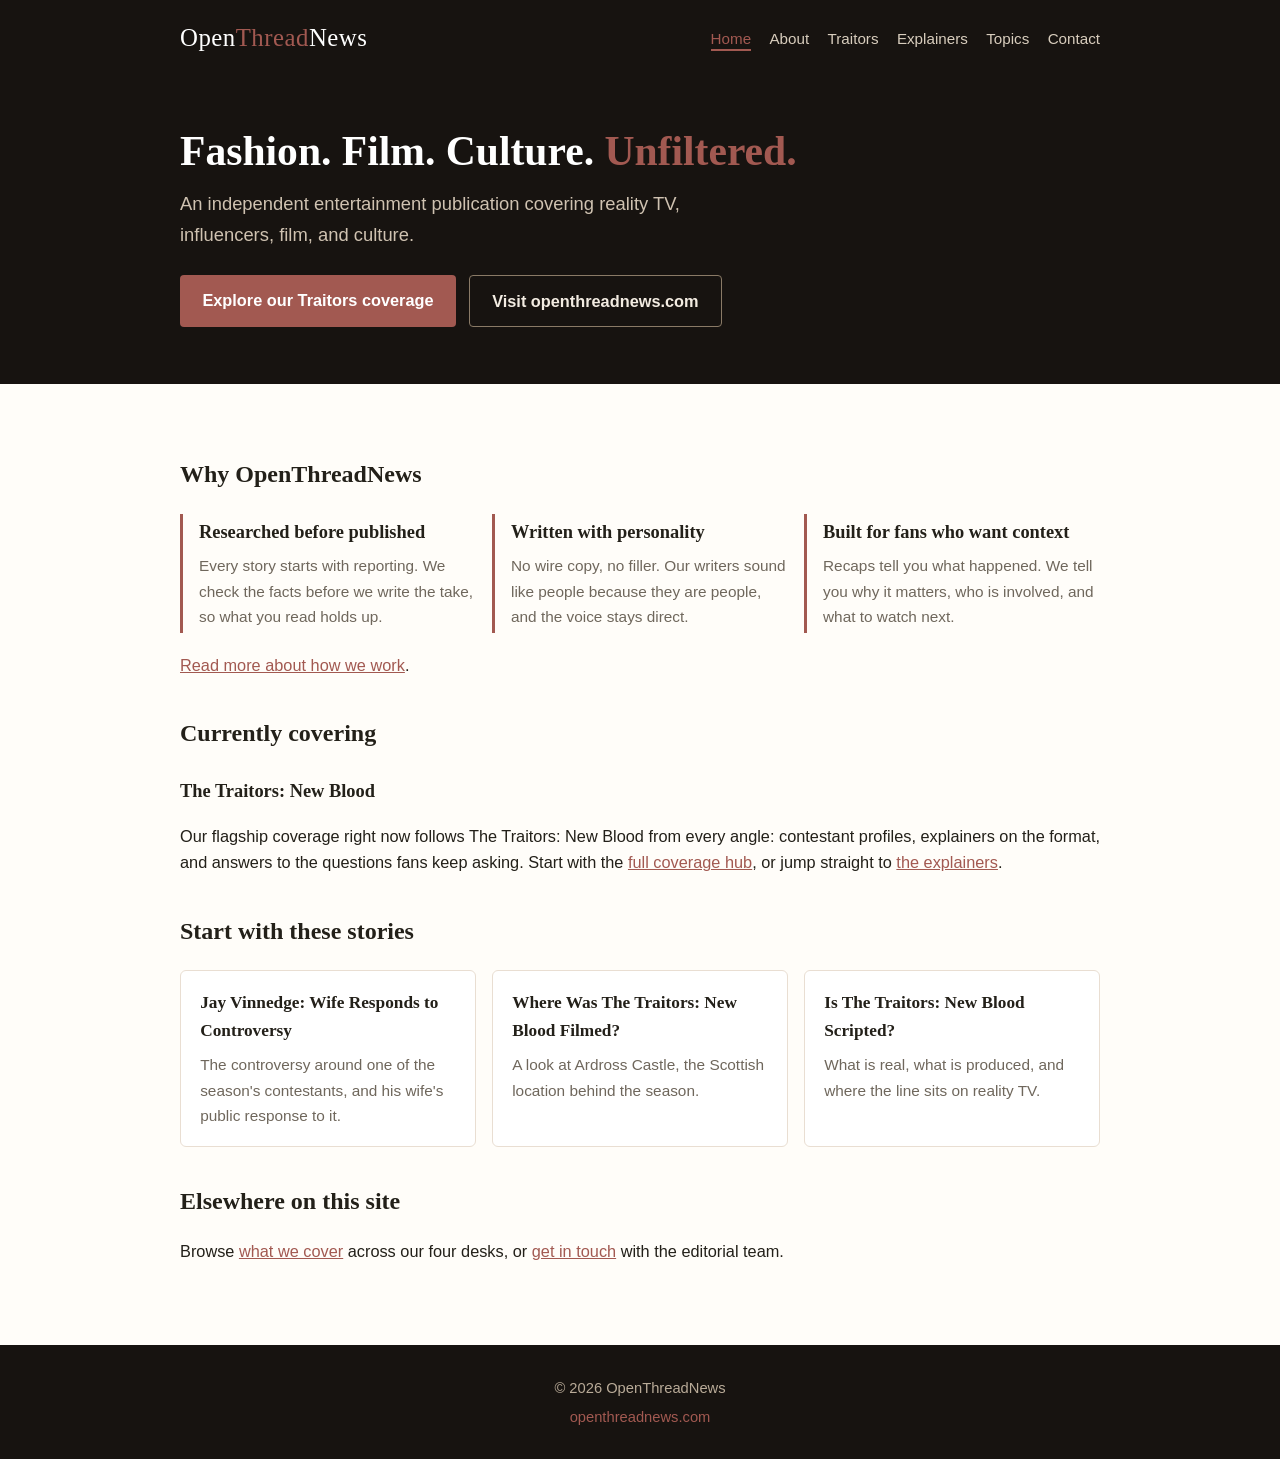
<file: index.html>
<!DOCTYPE html>
<html lang="en">
<head>
<meta charset="UTF-8">
<meta name="viewport" content="width=device-width, initial-scale=1.0">
<title>OpenThreadNews: Fashion, Film, Culture, Unfiltered</title>
<meta name="description" content="OpenThreadNews is an independent entertainment publication covering reality TV, influencers, film, and culture. Research first, personality always.">
<link rel="stylesheet" href="/style.css">
</head>
<body>
<header class="site-header">
  <div class="wrap">
    <a class="brand" href="/">Open<em>Thread</em>News</a>
    <nav aria-label="Main">
      <ul>
        <li><a href="/" class="active" aria-current="page">Home</a></li>
        <li><a href="/about/">About</a></li>
        <li><a href="/traitors-new-blood/">Traitors</a></li>
        <li><a href="/explainers/">Explainers</a></li>
        <li><a href="/topics/">Topics</a></li>
        <li><a href="/contact/">Contact</a></li>
      </ul>
    </nav>
  </div>
</header>

<div class="hero">
  <div class="wrap">
    <h1>Fashion. Film. Culture. <span class="rose">Unfiltered.</span></h1>
    <p class="lede">An independent entertainment publication covering reality TV, influencers, film, and culture.</p>
    <div class="cta-row">
      <a class="btn" href="/traitors-new-blood/">Explore our Traitors coverage</a>
      <a class="btn-ghost" href="https://openthreadnews.com/">Visit openthreadnews.com</a>
    </div>
  </div>
</div>

<main>
  <div class="wrap">
    <section>
      <h2>Why OpenThreadNews</h2>
      <div class="props">
        <div class="prop">
          <h3>Researched before published</h3>
          <p>Every story starts with reporting. We check the facts before we write the take, so what you read holds up.</p>
        </div>
        <div class="prop">
          <h3>Written with personality</h3>
          <p>No wire copy, no filler. Our writers sound like people because they are people, and the voice stays direct.</p>
        </div>
        <div class="prop">
          <h3>Built for fans who want context</h3>
          <p>Recaps tell you what happened. We tell you why it matters, who is involved, and what to watch next.</p>
        </div>
      </div>
      <p><a href="/about/">Read more about how we work</a>.</p>
    </section>

    <section>
      <h2>Currently covering</h2>
      <h3>The Traitors: New Blood</h3>
      <p>Our flagship coverage right now follows The Traitors: New Blood from every angle: contestant profiles, explainers on the format, and answers to the questions fans keep asking. Start with the <a href="/traitors-new-blood/">full coverage hub</a>, or jump straight to <a href="/explainers/">the explainers</a>.</p>
    </section>

    <section>
      <h2>Start with these stories</h2>
      <div class="cards">
        <div class="card">
          <h3><a href="https://openthreadnews.com/tv-film/jay-vinnedge-wife-responds-controversy/">Jay Vinnedge: Wife Responds to Controversy</a></h3>
          <p>The controversy around one of the season's contestants, and his wife's public response to it.</p>
        </div>
        <div class="card">
          <h3><a href="https://openthreadnews.com/tv-film/traitors-new-blood-filming-location-ardross-castle/">Where Was The Traitors: New Blood Filmed?</a></h3>
          <p>A look at Ardross Castle, the Scottish location behind the season.</p>
        </div>
        <div class="card">
          <h3><a href="https://openthreadnews.com/tv-film/is-traitors-new-blood-scripted/">Is The Traitors: New Blood Scripted?</a></h3>
          <p>What is real, what is produced, and where the line sits on reality TV.</p>
        </div>
      </div>
    </section>

    <section>
      <h2>Elsewhere on this site</h2>
      <p>Browse <a href="/topics/">what we cover</a> across our four desks, or <a href="/contact/">get in touch</a> with the editorial team.</p>
    </section>
  </div>
</main>

<footer class="site-footer">
  <div class="wrap">
    <p>&copy; 2026 OpenThreadNews</p>
    <p><a href="https://openthreadnews.com/">openthreadnews.com</a></p>
  </div>
</footer>
</body>
</html>
</file>
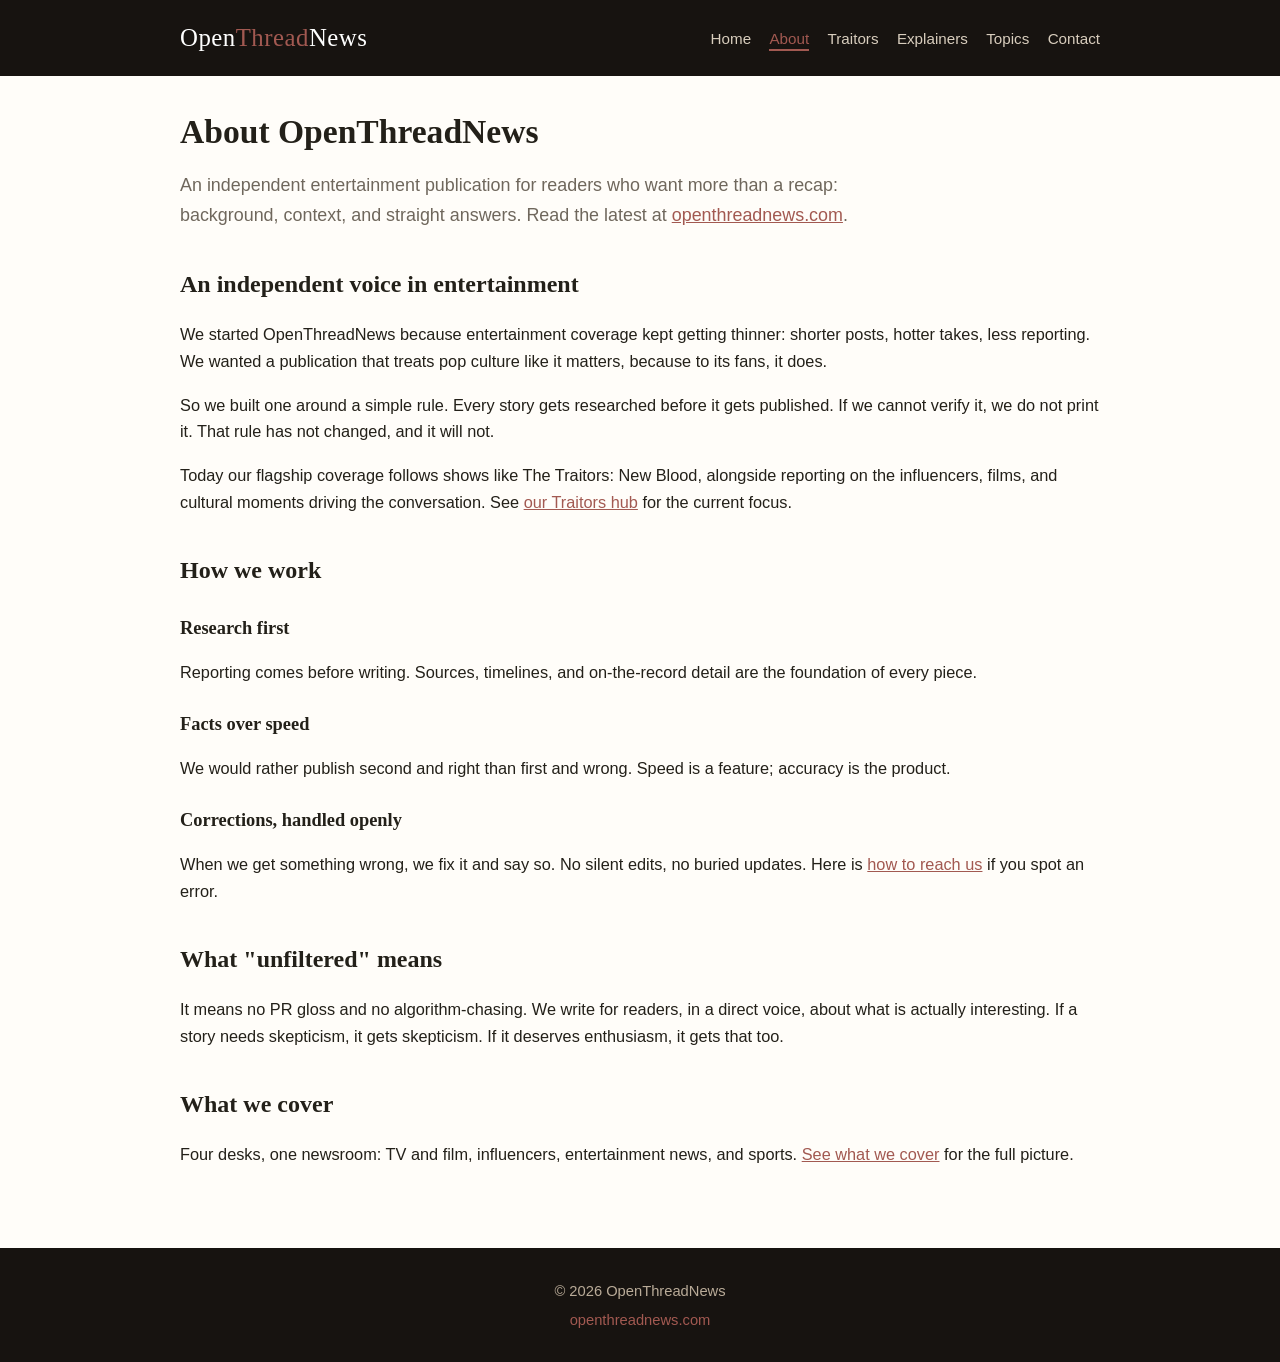
<file: about.html>
<!DOCTYPE html>
<html lang="en">
<head>
<meta charset="UTF-8">
<meta name="viewport" content="width=device-width, initial-scale=1.0">
<title>About OpenThreadNews</title>
<meta name="description" content="The story behind OpenThreadNews: an independent entertainment publication built on research, direct voice, and respect for the reader.">
<link rel="stylesheet" href="/style.css">
</head>
<body>
<header class="site-header">
  <div class="wrap">
    <a class="brand" href="/">Open<em>Thread</em>News</a>
    <nav aria-label="Main">
      <ul>
        <li><a href="/">Home</a></li>
        <li><a href="/about/" class="active" aria-current="page">About</a></li>
        <li><a href="/traitors-new-blood/">Traitors</a></li>
        <li><a href="/explainers/">Explainers</a></li>
        <li><a href="/topics/">Topics</a></li>
        <li><a href="/contact/">Contact</a></li>
      </ul>
    </nav>
  </div>
</header>

<main>
  <div class="wrap">
    <h1>About OpenThreadNews</h1>
    <p class="page-intro">An independent entertainment publication for readers who want more than a recap: background, context, and straight answers. Read the latest at <a href="https://openthreadnews.com/">openthreadnews.com</a>.</p>

    <section>
      <h2>An independent voice in entertainment</h2>
      <p>We started OpenThreadNews because entertainment coverage kept getting thinner: shorter posts, hotter takes, less reporting. We wanted a publication that treats pop culture like it matters, because to its fans, it does.</p>
      <p>So we built one around a simple rule. Every story gets researched before it gets published. If we cannot verify it, we do not print it. That rule has not changed, and it will not.</p>
      <p>Today our flagship coverage follows shows like The Traitors: New Blood, alongside reporting on the influencers, films, and cultural moments driving the conversation. See <a href="/traitors-new-blood/">our Traitors hub</a> for the current focus.</p>
    </section>

    <section>
      <h2>How we work</h2>
      <h3>Research first</h3>
      <p>Reporting comes before writing. Sources, timelines, and on-the-record detail are the foundation of every piece.</p>
      <h3>Facts over speed</h3>
      <p>We would rather publish second and right than first and wrong. Speed is a feature; accuracy is the product.</p>
      <h3>Corrections, handled openly</h3>
      <p>When we get something wrong, we fix it and say so. No silent edits, no buried updates. Here is <a href="/contact/">how to reach us</a> if you spot an error.</p>
    </section>

    <section>
      <h2>What "unfiltered" means</h2>
      <p>It means no PR gloss and no algorithm-chasing. We write for readers, in a direct voice, about what is actually interesting. If a story needs skepticism, it gets skepticism. If it deserves enthusiasm, it gets that too.</p>
    </section>

    <section>
      <h2>What we cover</h2>
      <p>Four desks, one newsroom: TV and film, influencers, entertainment news, and sports. <a href="/topics/">See what we cover</a> for the full picture.</p>
    </section>
  </div>
</main>

<footer class="site-footer">
  <div class="wrap">
    <p>&copy; 2026 OpenThreadNews</p>
    <p><a href="https://openthreadnews.com/">openthreadnews.com</a></p>
  </div>
</footer>
</body>
</html>
</file>
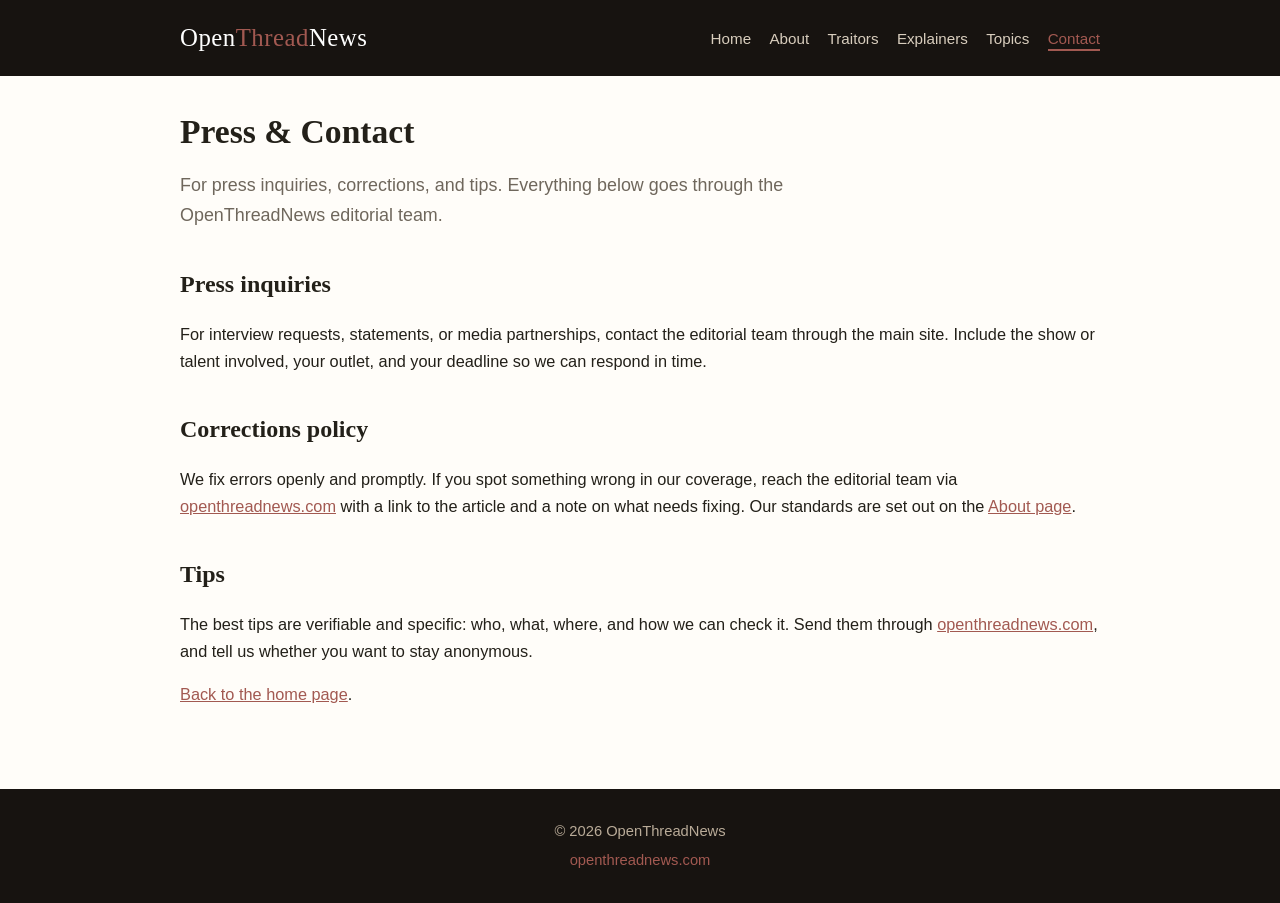
<file: contact.html>
<!DOCTYPE html>
<html lang="en">
<head>
<meta charset="UTF-8">
<meta name="viewport" content="width=device-width, initial-scale=1.0">
<title>Press &amp; Contact | OpenThreadNews</title>
<meta name="description" content="Contact OpenThreadNews: press inquiries, corrections, and tips. How to reach the editorial team and what to include.">
<link rel="stylesheet" href="/style.css">
</head>
<body>
<header class="site-header">
  <div class="wrap">
    <a class="brand" href="/">Open<em>Thread</em>News</a>
    <nav aria-label="Main">
      <ul>
        <li><a href="/">Home</a></li>
        <li><a href="/about/">About</a></li>
        <li><a href="/traitors-new-blood/">Traitors</a></li>
        <li><a href="/explainers/">Explainers</a></li>
        <li><a href="/topics/">Topics</a></li>
        <li><a href="/contact/" class="active" aria-current="page">Contact</a></li>
      </ul>
    </nav>
  </div>
</header>

<main>
  <div class="wrap">
    <h1>Press &amp; Contact</h1>
    <p class="page-intro">For press inquiries, corrections, and tips. Everything below goes through the OpenThreadNews editorial team.</p>

    <section>
      <h2>Press inquiries</h2>
      <p>For interview requests, statements, or media partnerships, contact the editorial team through the main site. Include the show or talent involved, your outlet, and your deadline so we can respond in time.</p>
    </section>

    <section>
      <h2>Corrections policy</h2>
      <p>We fix errors openly and promptly. If you spot something wrong in our coverage, reach the editorial team via <a href="https://openthreadnews.com/">openthreadnews.com</a> with a link to the article and a note on what needs fixing. Our standards are set out on the <a href="/about/">About page</a>.</p>
    </section>

    <section>
      <h2>Tips</h2>
      <p>The best tips are verifiable and specific: who, what, where, and how we can check it. Send them through <a href="https://openthreadnews.com/">openthreadnews.com</a>, and tell us whether you want to stay anonymous.</p>
    </section>

    <section>
      <p><a href="/">Back to the home page</a>.</p>
    </section>
  </div>
</main>

<footer class="site-footer">
  <div class="wrap">
    <p>&copy; 2026 OpenThreadNews</p>
    <p><a href="https://openthreadnews.com/">openthreadnews.com</a></p>
  </div>
</footer>
</body>
</html>
</file>
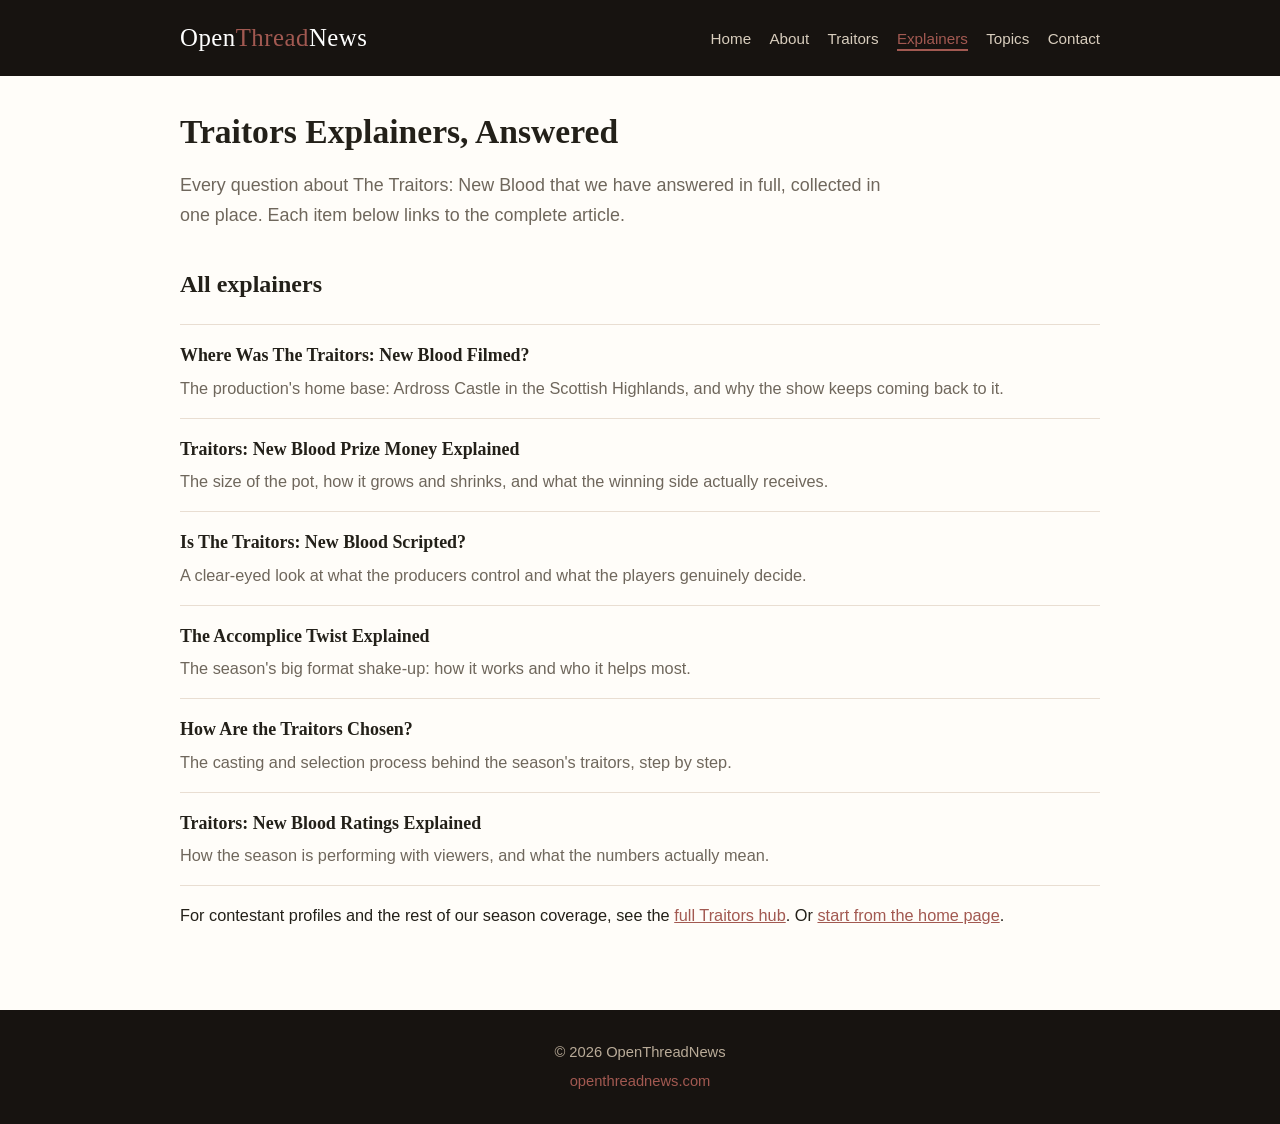
<file: explainers.html>
<!DOCTYPE html>
<html lang="en">
<head>
<meta charset="UTF-8">
<meta name="viewport" content="width=device-width, initial-scale=1.0">
<title>Traitors Explainers, Answered | OpenThreadNews</title>
<meta name="description" content="Every question about The Traitors: New Blood that OpenThreadNews has answered in full: filming location, prize money, the accomplice twist, ratings, and more.">
<link rel="stylesheet" href="/style.css">
</head>
<body>
<header class="site-header">
  <div class="wrap">
    <a class="brand" href="/">Open<em>Thread</em>News</a>
    <nav aria-label="Main">
      <ul>
        <li><a href="/">Home</a></li>
        <li><a href="/about/">About</a></li>
        <li><a href="/traitors-new-blood/">Traitors</a></li>
        <li><a href="/explainers/" class="active" aria-current="page">Explainers</a></li>
        <li><a href="/topics/">Topics</a></li>
        <li><a href="/contact/">Contact</a></li>
      </ul>
    </nav>
  </div>
</header>

<main>
  <div class="wrap">
    <h1>Traitors Explainers, Answered</h1>
    <p class="page-intro">Every question about The Traitors: New Blood that we have answered in full, collected in one place. Each item below links to the complete article.</p>

    <section>
      <h2>All explainers</h2>
      <ul class="explainer-list">
        <li>
          <h3><a href="https://openthreadnews.com/tv-film/traitors-new-blood-filming-location-ardross-castle/">Where Was The Traitors: New Blood Filmed?</a></h3>
          <p>The production's home base: Ardross Castle in the Scottish Highlands, and why the show keeps coming back to it.</p>
        </li>
        <li>
          <h3><a href="https://openthreadnews.com/tv-film/traitors-new-blood-prize-money-explained/">Traitors: New Blood Prize Money Explained</a></h3>
          <p>The size of the pot, how it grows and shrinks, and what the winning side actually receives.</p>
        </li>
        <li>
          <h3><a href="https://openthreadnews.com/tv-film/is-traitors-new-blood-scripted/">Is The Traitors: New Blood Scripted?</a></h3>
          <p>A clear-eyed look at what the producers control and what the players genuinely decide.</p>
        </li>
        <li>
          <h3><a href="https://openthreadnews.com/tv-film/traitors-new-blood-accomplice-twist-explained/">The Accomplice Twist Explained</a></h3>
          <p>The season's big format shake-up: how it works and who it helps most.</p>
        </li>
        <li>
          <h3><a href="https://openthreadnews.com/tv-film/how-traitors-chosen-new-blood/">How Are the Traitors Chosen?</a></h3>
          <p>The casting and selection process behind the season's traitors, step by step.</p>
        </li>
        <li>
          <h3><a href="https://openthreadnews.com/tv-film/traitors-new-blood-ratings-explained/">Traitors: New Blood Ratings Explained</a></h3>
          <p>How the season is performing with viewers, and what the numbers actually mean.</p>
        </li>
      </ul>
    </section>

    <section>
      <p>For contestant profiles and the rest of our season coverage, see the <a href="/traitors-new-blood/">full Traitors hub</a>. Or <a href="/">start from the home page</a>.</p>
    </section>
  </div>
</main>

<footer class="site-footer">
  <div class="wrap">
    <p>&copy; 2026 OpenThreadNews</p>
    <p><a href="https://openthreadnews.com/">openthreadnews.com</a></p>
  </div>
</footer>
</body>
</html>
</file>
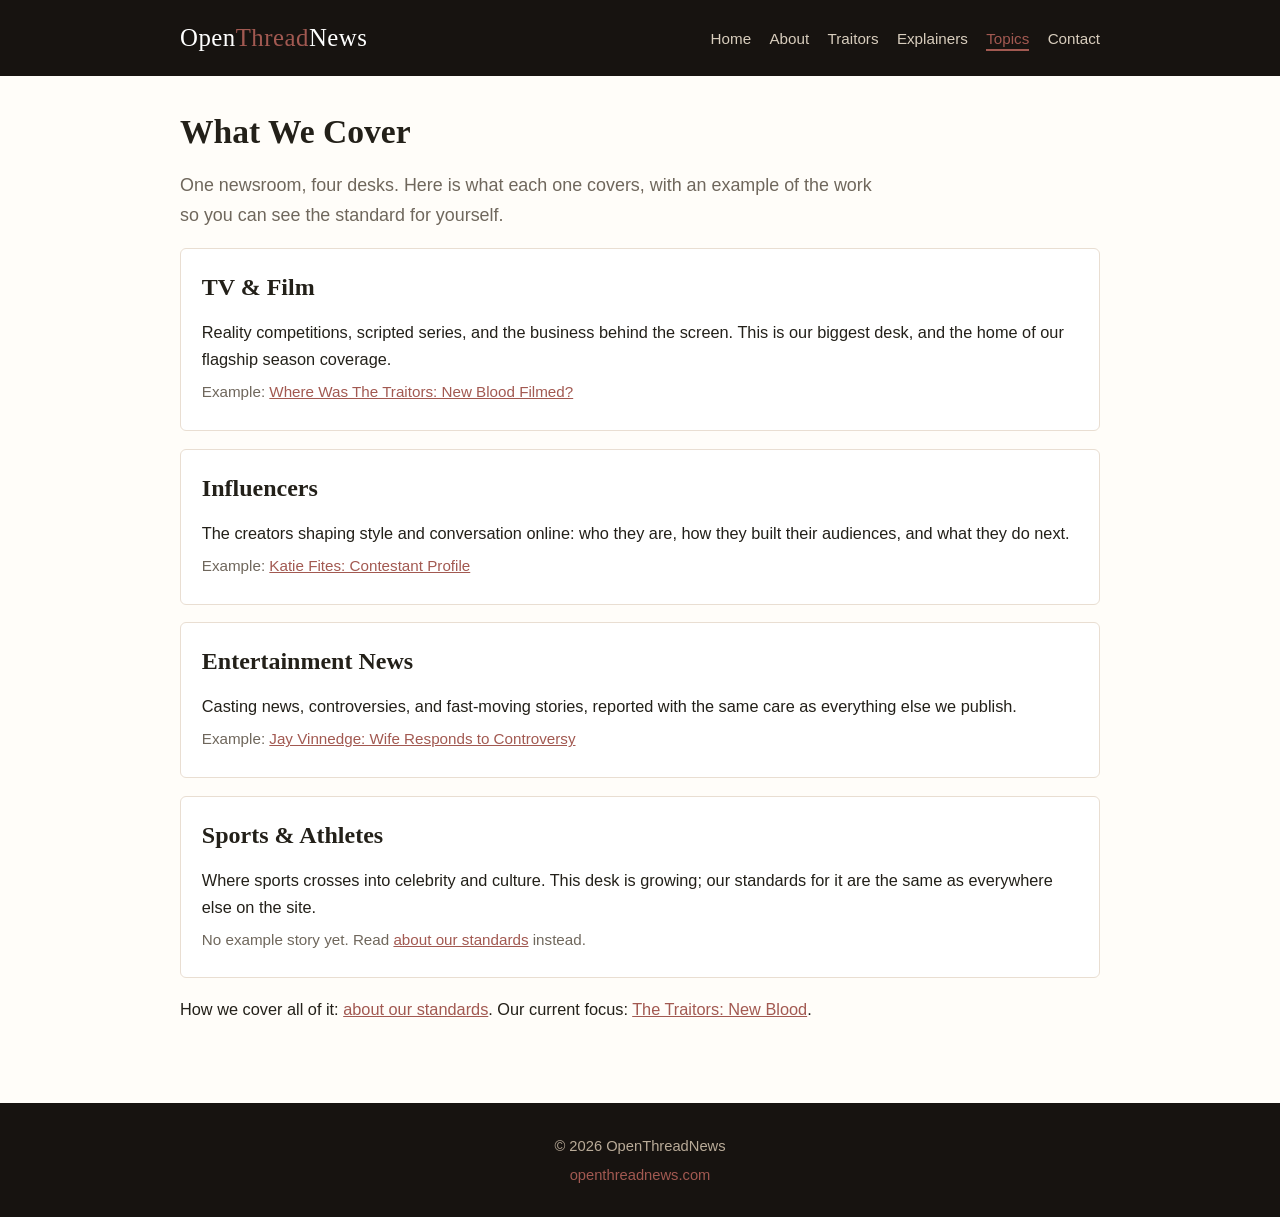
<file: topics.html>
<!DOCTYPE html>
<html lang="en">
<head>
<meta charset="UTF-8">
<meta name="viewport" content="width=device-width, initial-scale=1.0">
<title>What We Cover | OpenThreadNews</title>
<meta name="description" content="The four OpenThreadNews coverage desks: TV and film, influencers, entertainment news, and sports. What each desk covers, with example stories.">
<link rel="stylesheet" href="/style.css">
</head>
<body>
<header class="site-header">
  <div class="wrap">
    <a class="brand" href="/">Open<em>Thread</em>News</a>
    <nav aria-label="Main">
      <ul>
        <li><a href="/">Home</a></li>
        <li><a href="/about/">About</a></li>
        <li><a href="/traitors-new-blood/">Traitors</a></li>
        <li><a href="/explainers/">Explainers</a></li>
        <li><a href="/topics/" class="active" aria-current="page">Topics</a></li>
        <li><a href="/contact/">Contact</a></li>
      </ul>
    </nav>
  </div>
</header>

<main>
  <div class="wrap">
    <h1>What We Cover</h1>
    <p class="page-intro">One newsroom, four desks. Here is what each one covers, with an example of the work so you can see the standard for yourself.</p>

    <section>
      <div class="desk">
        <h2>TV &amp; Film</h2>
        <p>Reality competitions, scripted series, and the business behind the screen. This is our biggest desk, and the home of our flagship season coverage.</p>
        <p class="example">Example: <a href="https://openthreadnews.com/tv-film/traitors-new-blood-filming-location-ardross-castle/">Where Was The Traitors: New Blood Filmed?</a></p>
      </div>

      <div class="desk">
        <h2>Influencers</h2>
        <p>The creators shaping style and conversation online: who they are, how they built their audiences, and what they do next.</p>
        <p class="example">Example: <a href="https://openthreadnews.com/tv-film/katie-fites/">Katie Fites: Contestant Profile</a></p>
      </div>

      <div class="desk">
        <h2>Entertainment News</h2>
        <p>Casting news, controversies, and fast-moving stories, reported with the same care as everything else we publish.</p>
        <p class="example">Example: <a href="https://openthreadnews.com/tv-film/jay-vinnedge-wife-responds-controversy/">Jay Vinnedge: Wife Responds to Controversy</a></p>
      </div>

      <div class="desk">
        <h2>Sports &amp; Athletes</h2>
        <p>Where sports crosses into celebrity and culture. This desk is growing; our standards for it are the same as everywhere else on the site.</p>
        <p class="note">No example story yet. Read <a href="/about/">about our standards</a> instead.</p>
      </div>
    </section>

    <section>
      <p>How we cover all of it: <a href="/about/">about our standards</a>. Our current focus: <a href="/traitors-new-blood/">The Traitors: New Blood</a>.</p>
    </section>
  </div>
</main>

<footer class="site-footer">
  <div class="wrap">
    <p>&copy; 2026 OpenThreadNews</p>
    <p><a href="https://openthreadnews.com/">openthreadnews.com</a></p>
  </div>
</footer>
</body>
</html>
</file>
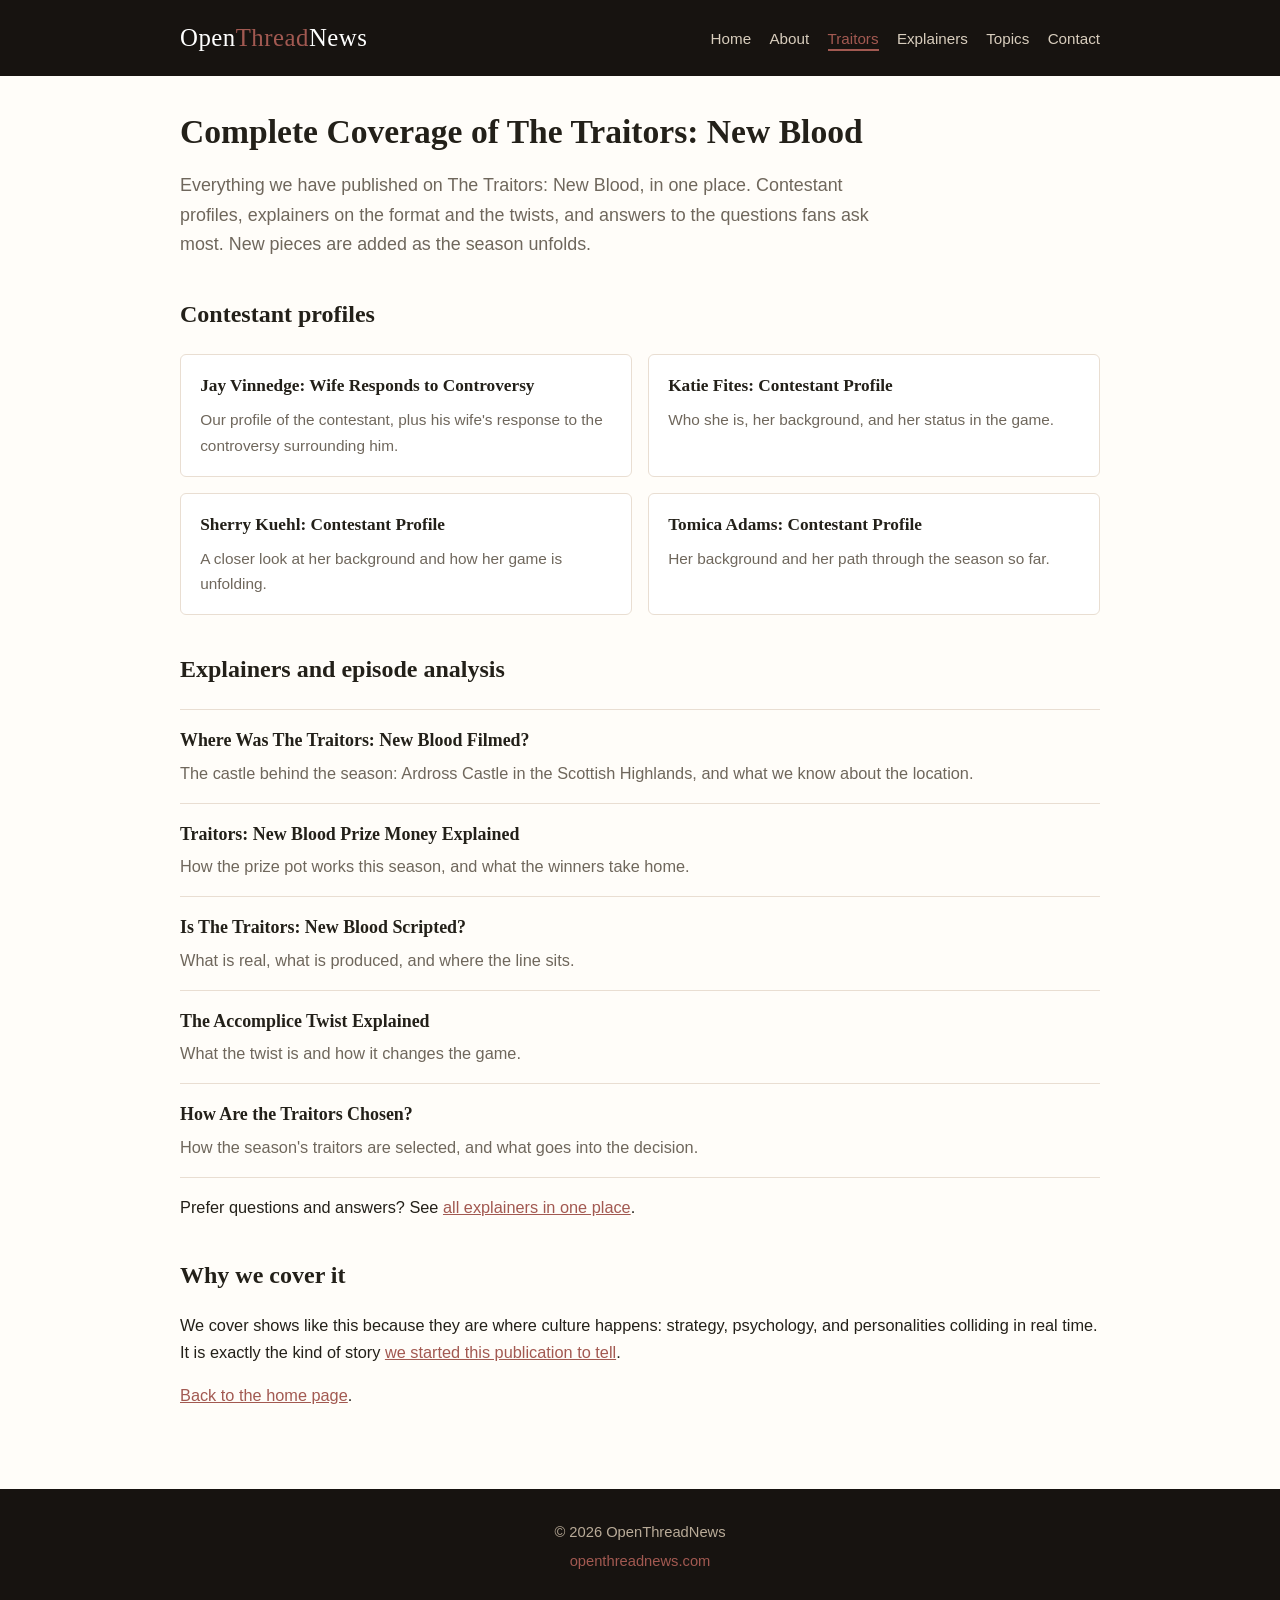
<file: traitors-new-blood.html>
<!DOCTYPE html>
<html lang="en">
<head>
<meta charset="UTF-8">
<meta name="viewport" content="width=device-width, initial-scale=1.0">
<title>Complete Coverage of The Traitors: New Blood | OpenThreadNews</title>
<meta name="description" content="Every OpenThreadNews story on The Traitors: New Blood in one place: contestant profiles, explainers on the format and twists, and answers to fan questions.">
<link rel="stylesheet" href="/style.css">
</head>
<body>
<header class="site-header">
  <div class="wrap">
    <a class="brand" href="/">Open<em>Thread</em>News</a>
    <nav aria-label="Main">
      <ul>
        <li><a href="/">Home</a></li>
        <li><a href="/about/">About</a></li>
        <li><a href="/traitors-new-blood/" class="active" aria-current="page">Traitors</a></li>
        <li><a href="/explainers/">Explainers</a></li>
        <li><a href="/topics/">Topics</a></li>
        <li><a href="/contact/">Contact</a></li>
      </ul>
    </nav>
  </div>
</header>

<main>
  <div class="wrap">
    <h1>Complete Coverage of The Traitors: New Blood</h1>
    <p class="page-intro">Everything we have published on The Traitors: New Blood, in one place. Contestant profiles, explainers on the format and the twists, and answers to the questions fans ask most. New pieces are added as the season unfolds.</p>

    <section>
      <h2>Contestant profiles</h2>
      <div class="cards two">
        <div class="card">
          <h3><a href="https://openthreadnews.com/tv-film/jay-vinnedge-wife-responds-controversy/">Jay Vinnedge: Wife Responds to Controversy</a></h3>
          <p>Our profile of the contestant, plus his wife's response to the controversy surrounding him.</p>
        </div>
        <div class="card">
          <h3><a href="https://openthreadnews.com/tv-film/katie-fites/">Katie Fites: Contestant Profile</a></h3>
          <p>Who she is, her background, and her status in the game.</p>
        </div>
        <div class="card">
          <h3><a href="https://openthreadnews.com/tv-film/sherry-kuehl/">Sherry Kuehl: Contestant Profile</a></h3>
          <p>A closer look at her background and how her game is unfolding.</p>
        </div>
        <div class="card">
          <h3><a href="https://openthreadnews.com/tv-film/tomica-adams/">Tomica Adams: Contestant Profile</a></h3>
          <p>Her background and her path through the season so far.</p>
        </div>
      </div>
    </section>

    <section>
      <h2>Explainers and episode analysis</h2>
      <ul class="explainer-list">
        <li>
          <h3><a href="https://openthreadnews.com/tv-film/traitors-new-blood-filming-location-ardross-castle/">Where Was The Traitors: New Blood Filmed?</a></h3>
          <p>The castle behind the season: Ardross Castle in the Scottish Highlands, and what we know about the location.</p>
        </li>
        <li>
          <h3><a href="https://openthreadnews.com/tv-film/traitors-new-blood-prize-money-explained/">Traitors: New Blood Prize Money Explained</a></h3>
          <p>How the prize pot works this season, and what the winners take home.</p>
        </li>
        <li>
          <h3><a href="https://openthreadnews.com/tv-film/is-traitors-new-blood-scripted/">Is The Traitors: New Blood Scripted?</a></h3>
          <p>What is real, what is produced, and where the line sits.</p>
        </li>
        <li>
          <h3><a href="https://openthreadnews.com/tv-film/traitors-new-blood-accomplice-twist-explained/">The Accomplice Twist Explained</a></h3>
          <p>What the twist is and how it changes the game.</p>
        </li>
        <li>
          <h3><a href="https://openthreadnews.com/tv-film/how-traitors-chosen-new-blood/">How Are the Traitors Chosen?</a></h3>
          <p>How the season's traitors are selected, and what goes into the decision.</p>
        </li>
      </ul>
      <p>Prefer questions and answers? See <a href="/explainers/">all explainers in one place</a>.</p>
    </section>

    <section>
      <h2>Why we cover it</h2>
      <p>We cover shows like this because they are where culture happens: strategy, psychology, and personalities colliding in real time. It is exactly the kind of story <a href="/about/">we started this publication to tell</a>.</p>
      <p><a href="/">Back to the home page</a>.</p>
    </section>
  </div>
</main>

<footer class="site-footer">
  <div class="wrap">
    <p>&copy; 2026 OpenThreadNews</p>
    <p><a href="https://openthreadnews.com/">openthreadnews.com</a></p>
  </div>
</footer>
</body>
</html>
</file>
<file: style.css>
:root{
  --accent:#A25951;
  --accent-dark:#7e423c;
  --ink:#232019;
  --muted:#6f675c;
  --header-bg:#171310;
  --paper:#fffdf9;
  --line:#e9ded2;
  --serif:Georgia,'Times New Roman',Times,serif;
  --sans:-apple-system,BlinkMacSystemFont,'Segoe UI',Roboto,Helvetica,Arial,sans-serif;
}
*{box-sizing:border-box}
html{-webkit-text-size-adjust:100%}
body{margin:0;font-family:var(--sans);color:var(--ink);background:var(--paper);line-height:1.65;font-size:1.02rem}
.wrap{max-width:960px;margin:0 auto;padding:0 1.25rem}
a{color:var(--accent)}
a:hover{color:var(--accent-dark)}
img{max-width:100%;height:auto}

/* Header */
.site-header{background:var(--header-bg);color:#f3ece2}
.site-header .wrap{display:flex;align-items:center;justify-content:space-between;gap:1rem;padding-top:1.1rem;padding-bottom:1.1rem;flex-wrap:wrap}
.brand{font-family:var(--serif);font-size:1.55rem;color:#fff;text-decoration:none;letter-spacing:.02em}
.brand em{font-style:normal;color:var(--accent)}
.site-header nav ul{list-style:none;margin:0;padding:0;display:flex;gap:1.15rem;flex-wrap:wrap}
.site-header nav a{color:#d8cdbd;text-decoration:none;font-size:.95rem;padding-bottom:.15rem;border-bottom:2px solid transparent}
.site-header nav a:hover{color:#fff}
.site-header nav a.active{color:var(--accent);border-bottom-color:var(--accent)}

/* Hero */
.hero{background:var(--header-bg);color:#f3ece2;padding:3.2rem 0 3.6rem}
.hero h1{font-family:var(--serif);font-weight:700;font-size:2.6rem;line-height:1.18;margin:0 0 .8rem;color:#fff}
.hero h1 .rose{color:var(--accent)}
.hero p.lede{font-size:1.15rem;color:#cfc2b1;max-width:36rem;margin:0 0 1.6rem}
.cta-row{display:flex;gap:.8rem;flex-wrap:wrap}
.btn{display:inline-block;background:var(--accent);color:#fff;text-decoration:none;padding:.7rem 1.4rem;border-radius:4px;font-weight:600}
.btn:hover{background:var(--accent-dark);color:#fff}
.btn-ghost{display:inline-block;border:1px solid #8a7a66;color:#f3ece2;text-decoration:none;padding:.7rem 1.4rem;border-radius:4px;font-weight:600}
.btn-ghost:hover{border-color:var(--accent);color:#fff}

/* Main content */
main .wrap{padding-top:2.2rem;padding-bottom:3rem}
h1{font-family:var(--serif);font-size:2.1rem;line-height:1.25;margin:0 0 1rem}
h2{font-family:var(--serif);font-size:1.5rem;margin:2.2rem 0 .7rem;color:var(--ink)}
h3{font-family:var(--serif);font-size:1.15rem;margin:1.4rem 0 .4rem}
.page-intro{font-size:1.12rem;color:var(--muted);max-width:44rem}
section{margin-bottom:.5rem}

/* Cards */
.cards{display:grid;grid-template-columns:repeat(3,1fr);gap:1rem;margin:1.2rem 0}
.cards.two{grid-template-columns:repeat(2,1fr)}
.card{border:1px solid var(--line);border-radius:6px;padding:1.1rem 1.2rem;background:#fff}
.card h3{margin-top:0;font-size:1.08rem}
.card h3 a{text-decoration:none;color:var(--ink)}
.card h3 a:hover{color:var(--accent)}
.card p{margin:.4rem 0 0;color:var(--muted);font-size:.96rem}

/* Explainer list */
.explainer-list{list-style:none;margin:1.2rem 0 0;padding:0}
.explainer-list li{border-top:1px solid var(--line);padding:1rem 0}
.explainer-list li:last-child{border-bottom:1px solid var(--line)}
.explainer-list h3{margin:0 0 .25rem;font-size:1.12rem}
.explainer-list h3 a{text-decoration:none;color:var(--ink)}
.explainer-list h3 a:hover{color:var(--accent)}
.explainer-list p{margin:0;color:var(--muted)}

/* Value props */
.props{display:grid;grid-template-columns:repeat(3,1fr);gap:1rem;margin:1.2rem 0}
.prop{border-left:3px solid var(--accent);padding:.2rem 0 .2rem 1rem}
.prop h3{margin-top:0}
.prop p{margin:.3rem 0 0;color:var(--muted);font-size:.96rem}

/* Desks */
.desk{border:1px solid var(--line);border-radius:6px;padding:1.2rem 1.3rem;margin:1.1rem 0;background:#fff}
.desk h2{margin-top:0}
.desk p{margin:.4rem 0}
.example{font-size:.95rem;color:var(--muted)}
.note{color:var(--muted);font-size:.95rem}

/* Footer */
.site-footer{background:var(--header-bg);color:#b9ab98;margin-top:1rem}
.site-footer .wrap{padding-top:1.6rem;padding-bottom:1.6rem;text-align:center}
.site-footer p{margin:.3rem 0;font-size:.92rem}
.site-footer a{color:var(--accent);text-decoration:none}
.site-footer a:hover{color:#fff}

@media (max-width:640px){
  .hero{padding:2.2rem 0 2.4rem}
  .hero h1{font-size:2rem}
  .cards,.cards.two,.props{grid-template-columns:1fr}
  h1{font-size:1.7rem}
}
</file>
